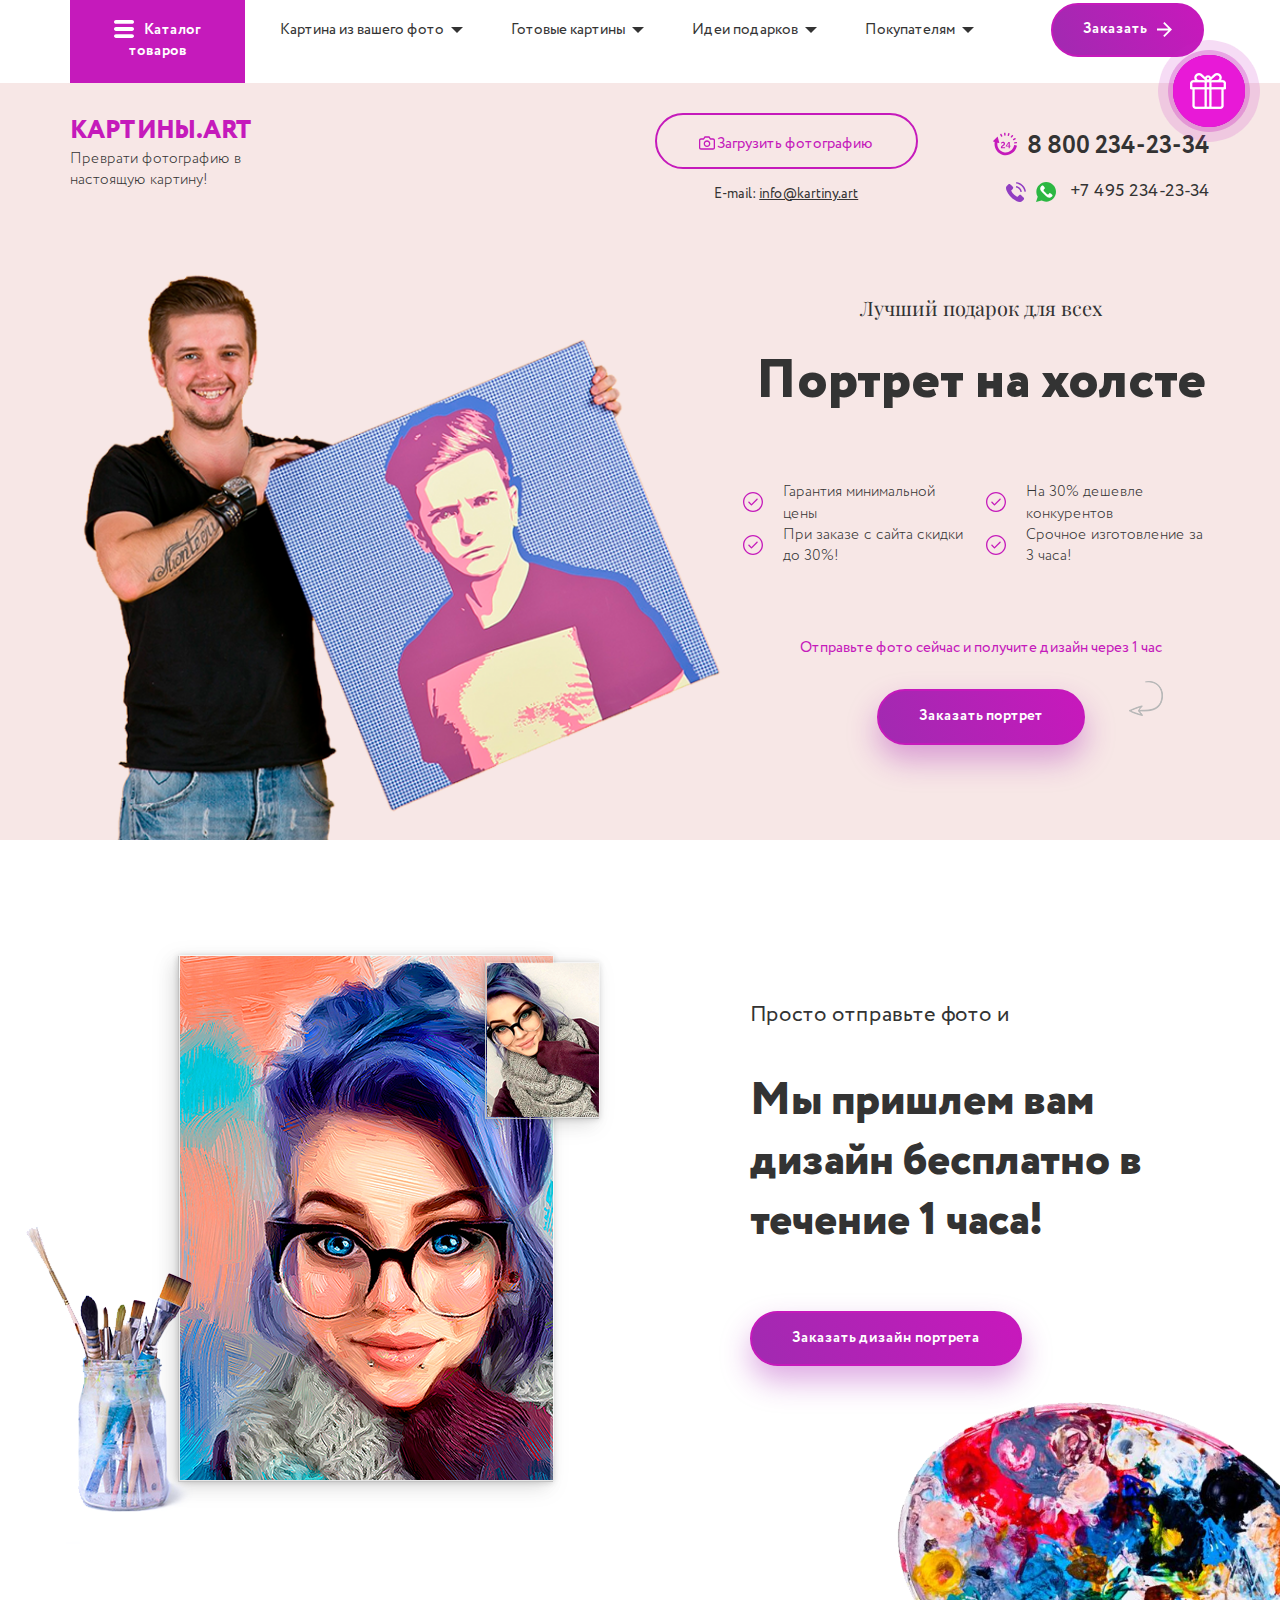
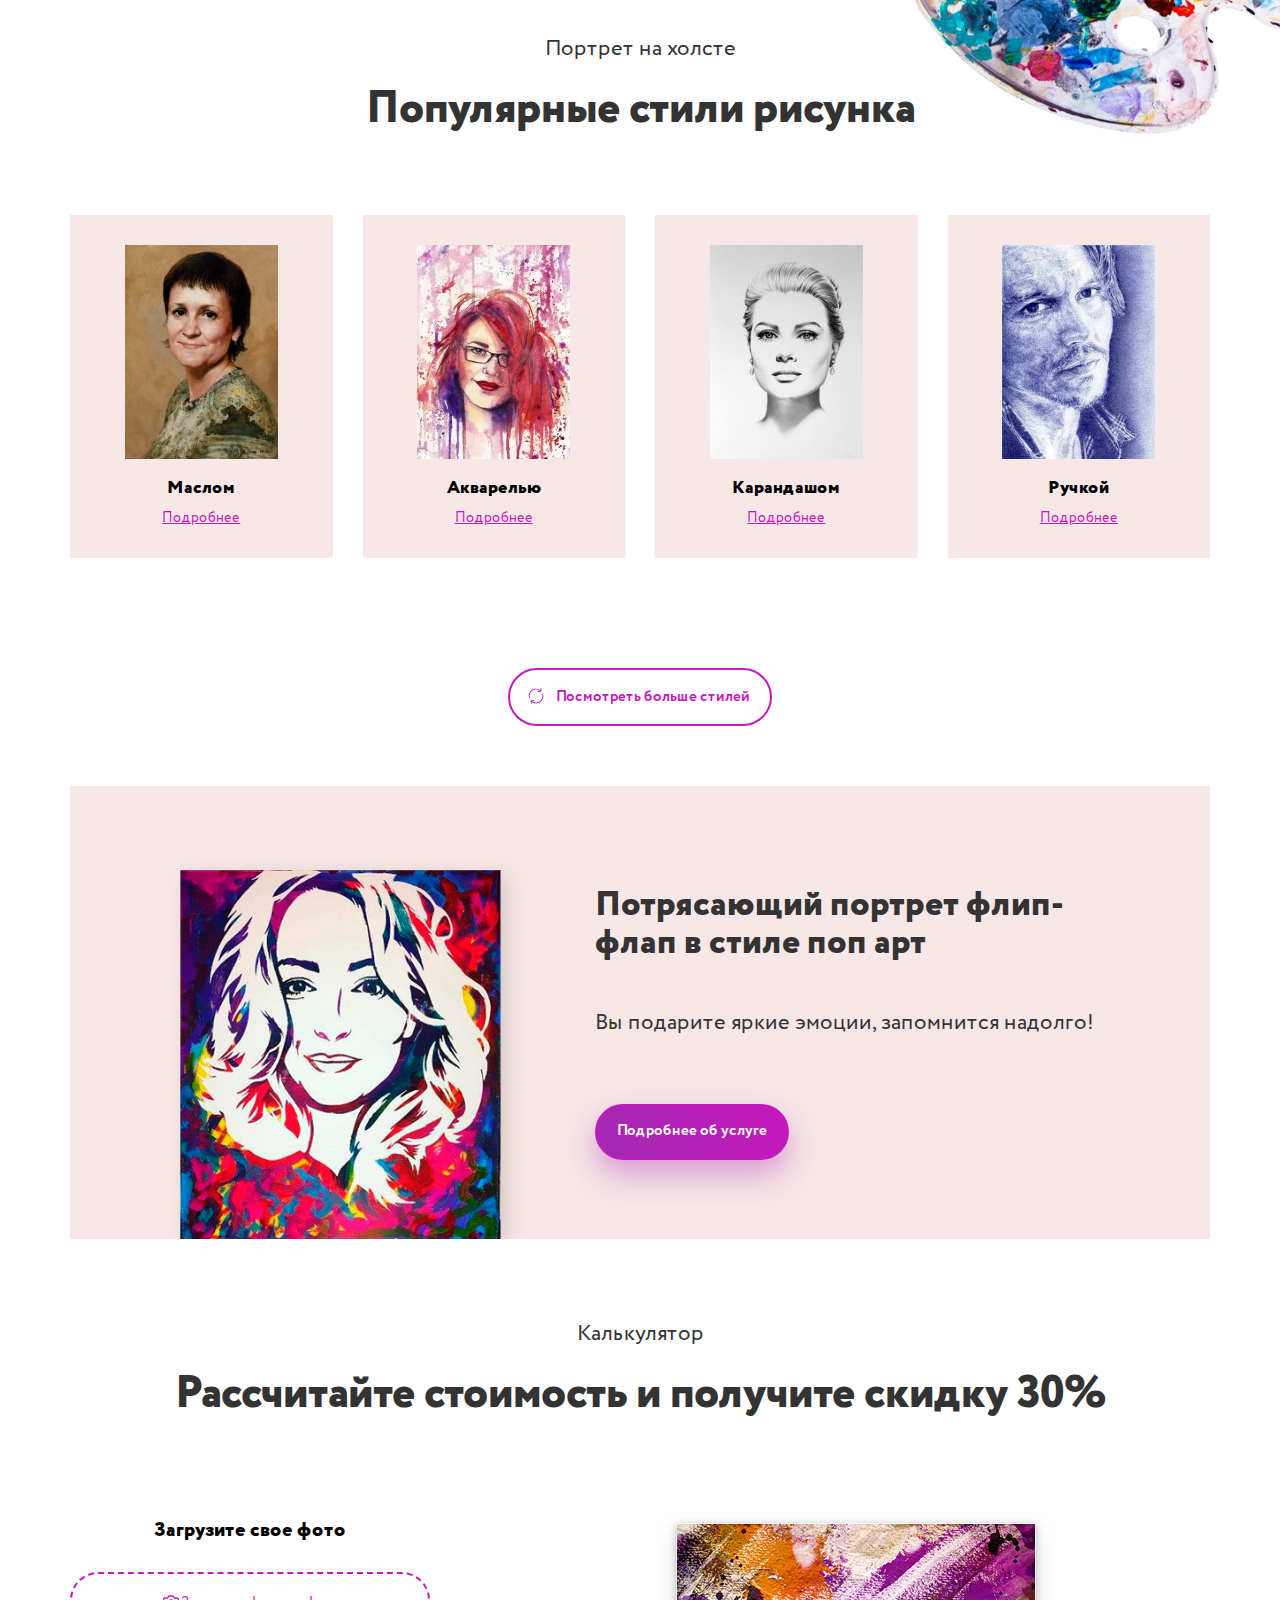
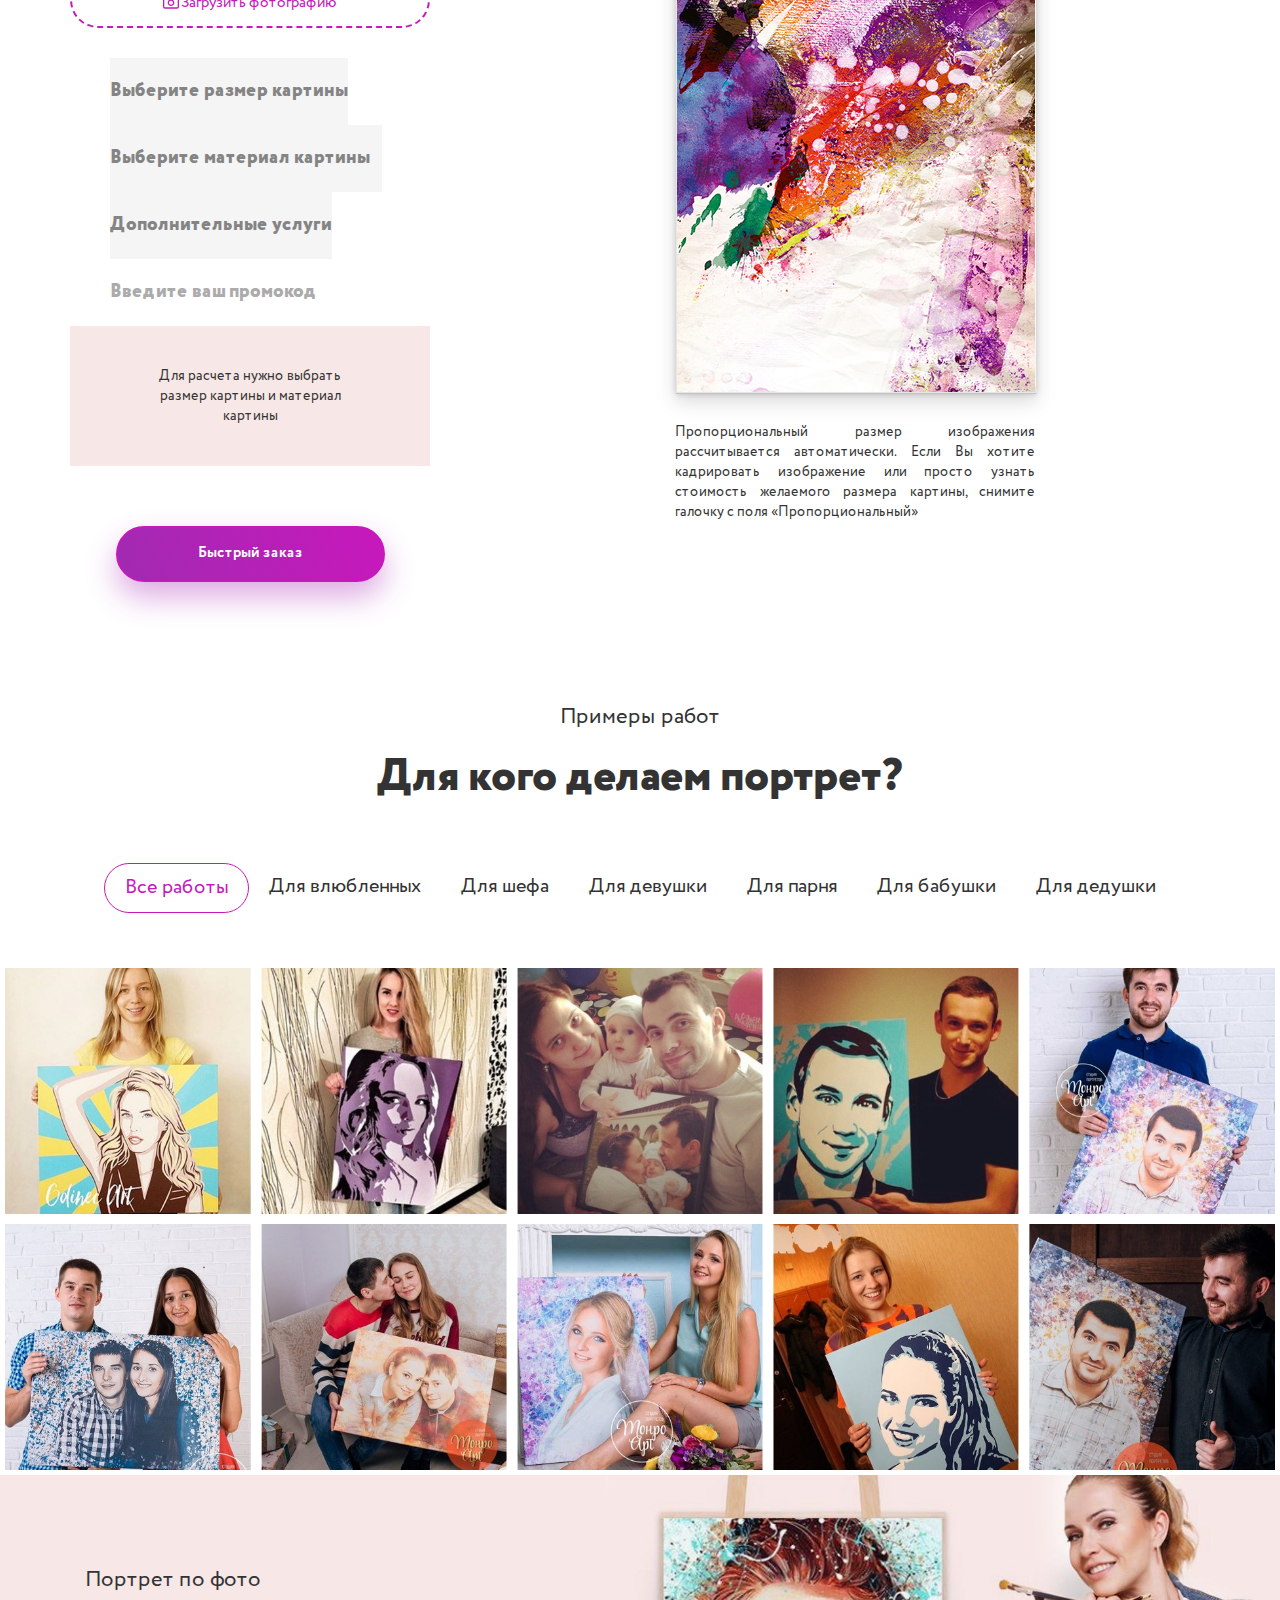
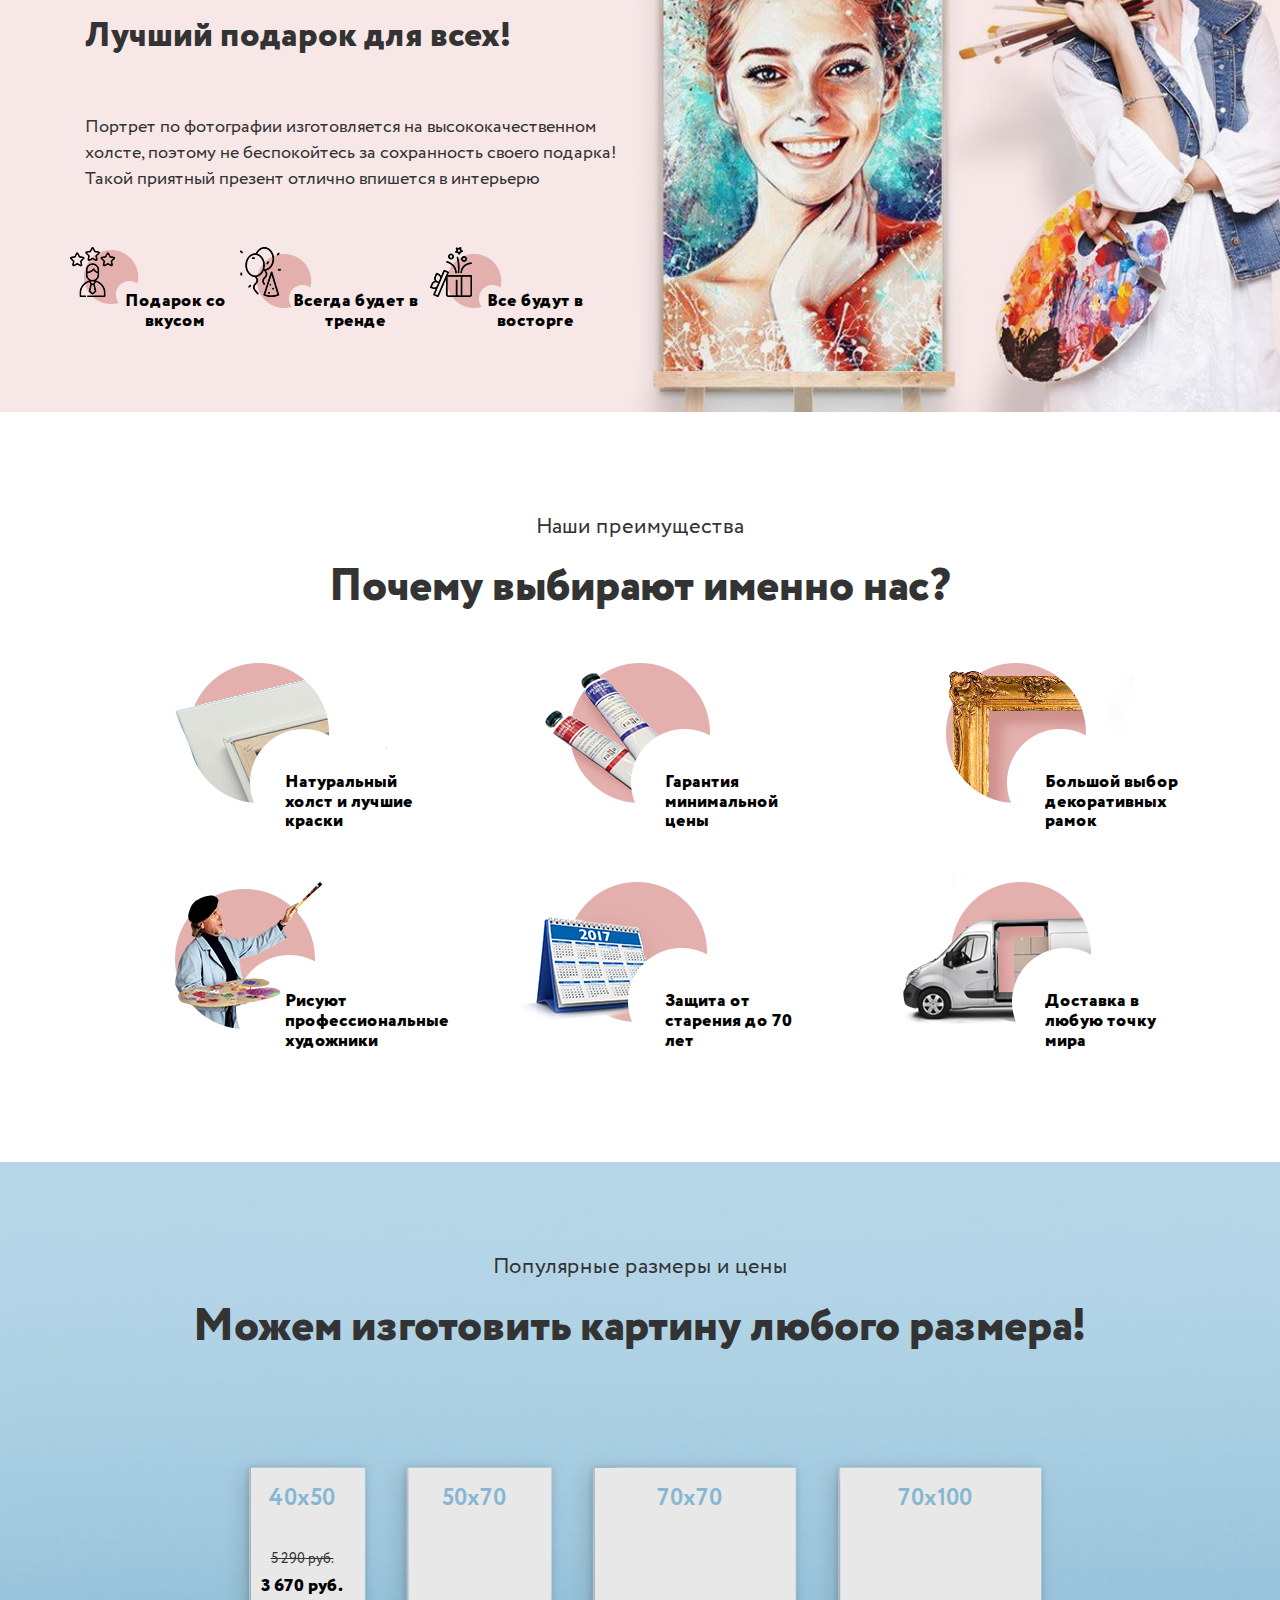
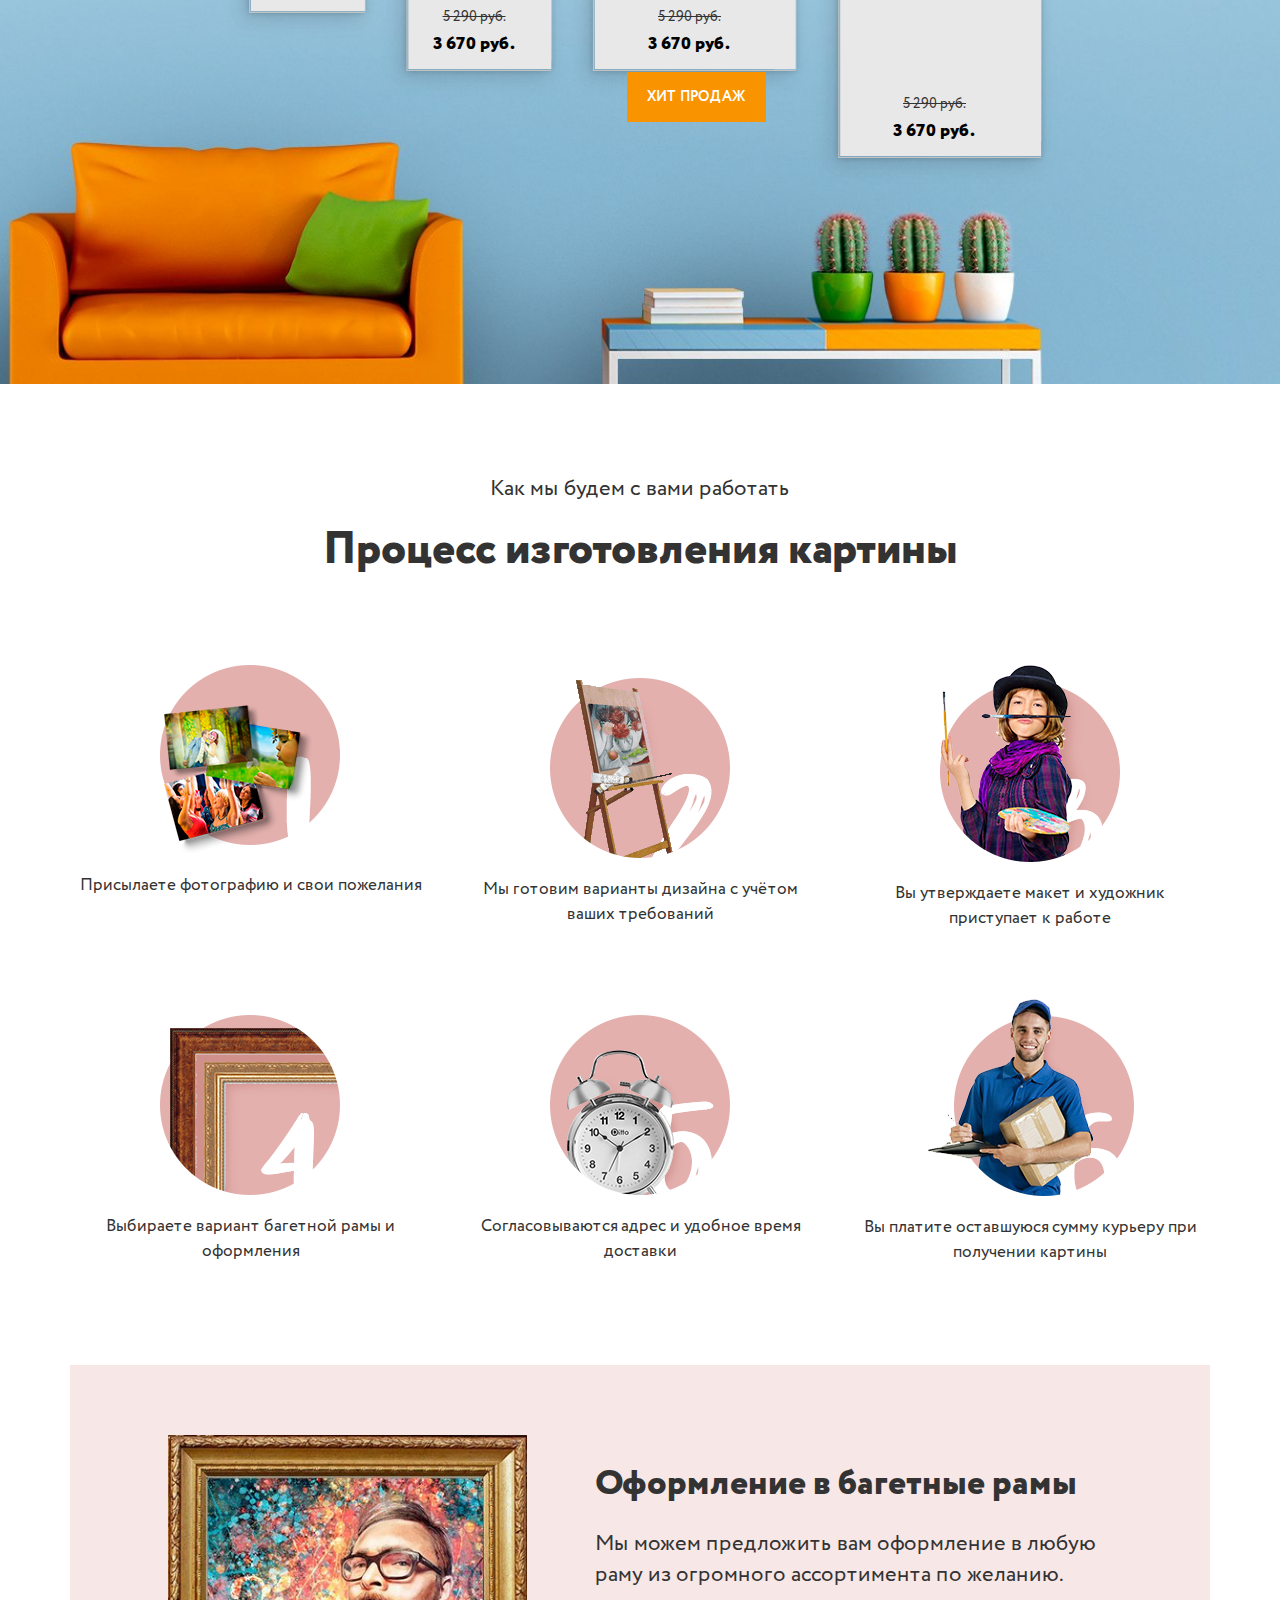
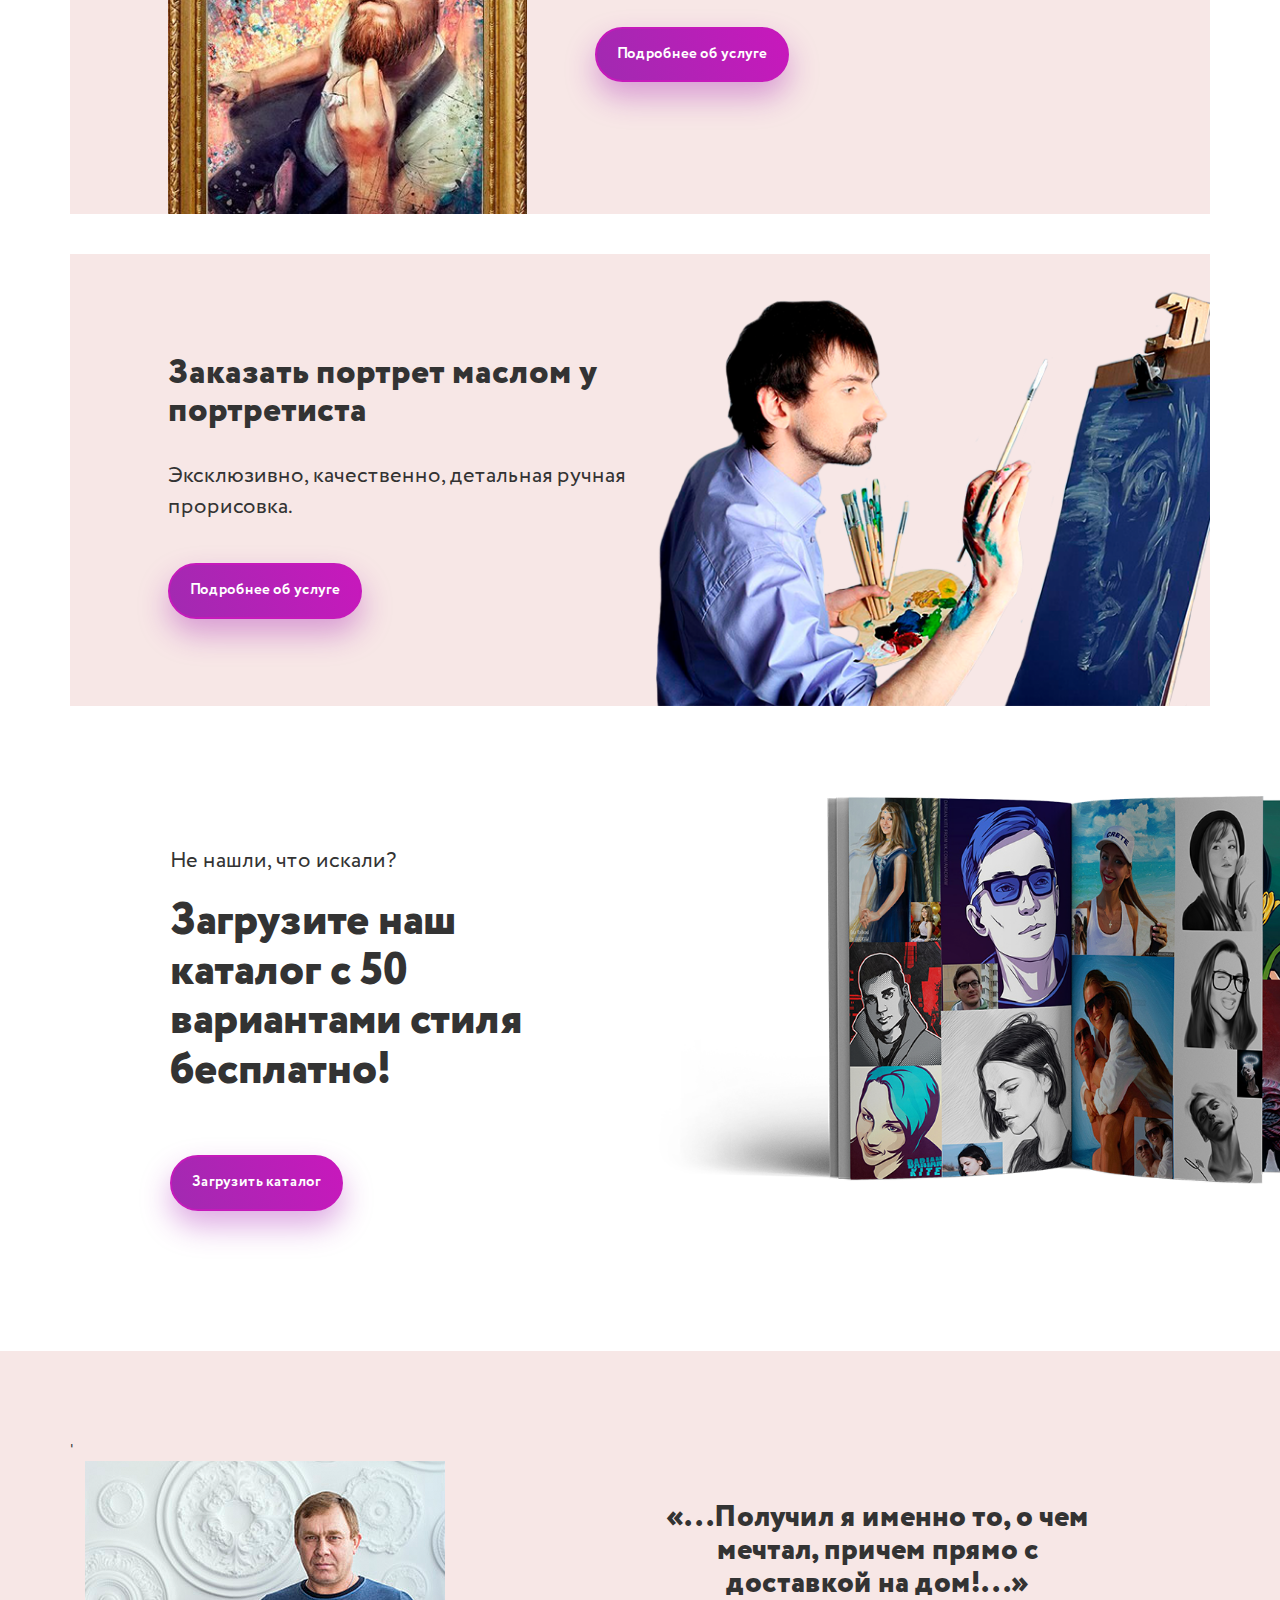
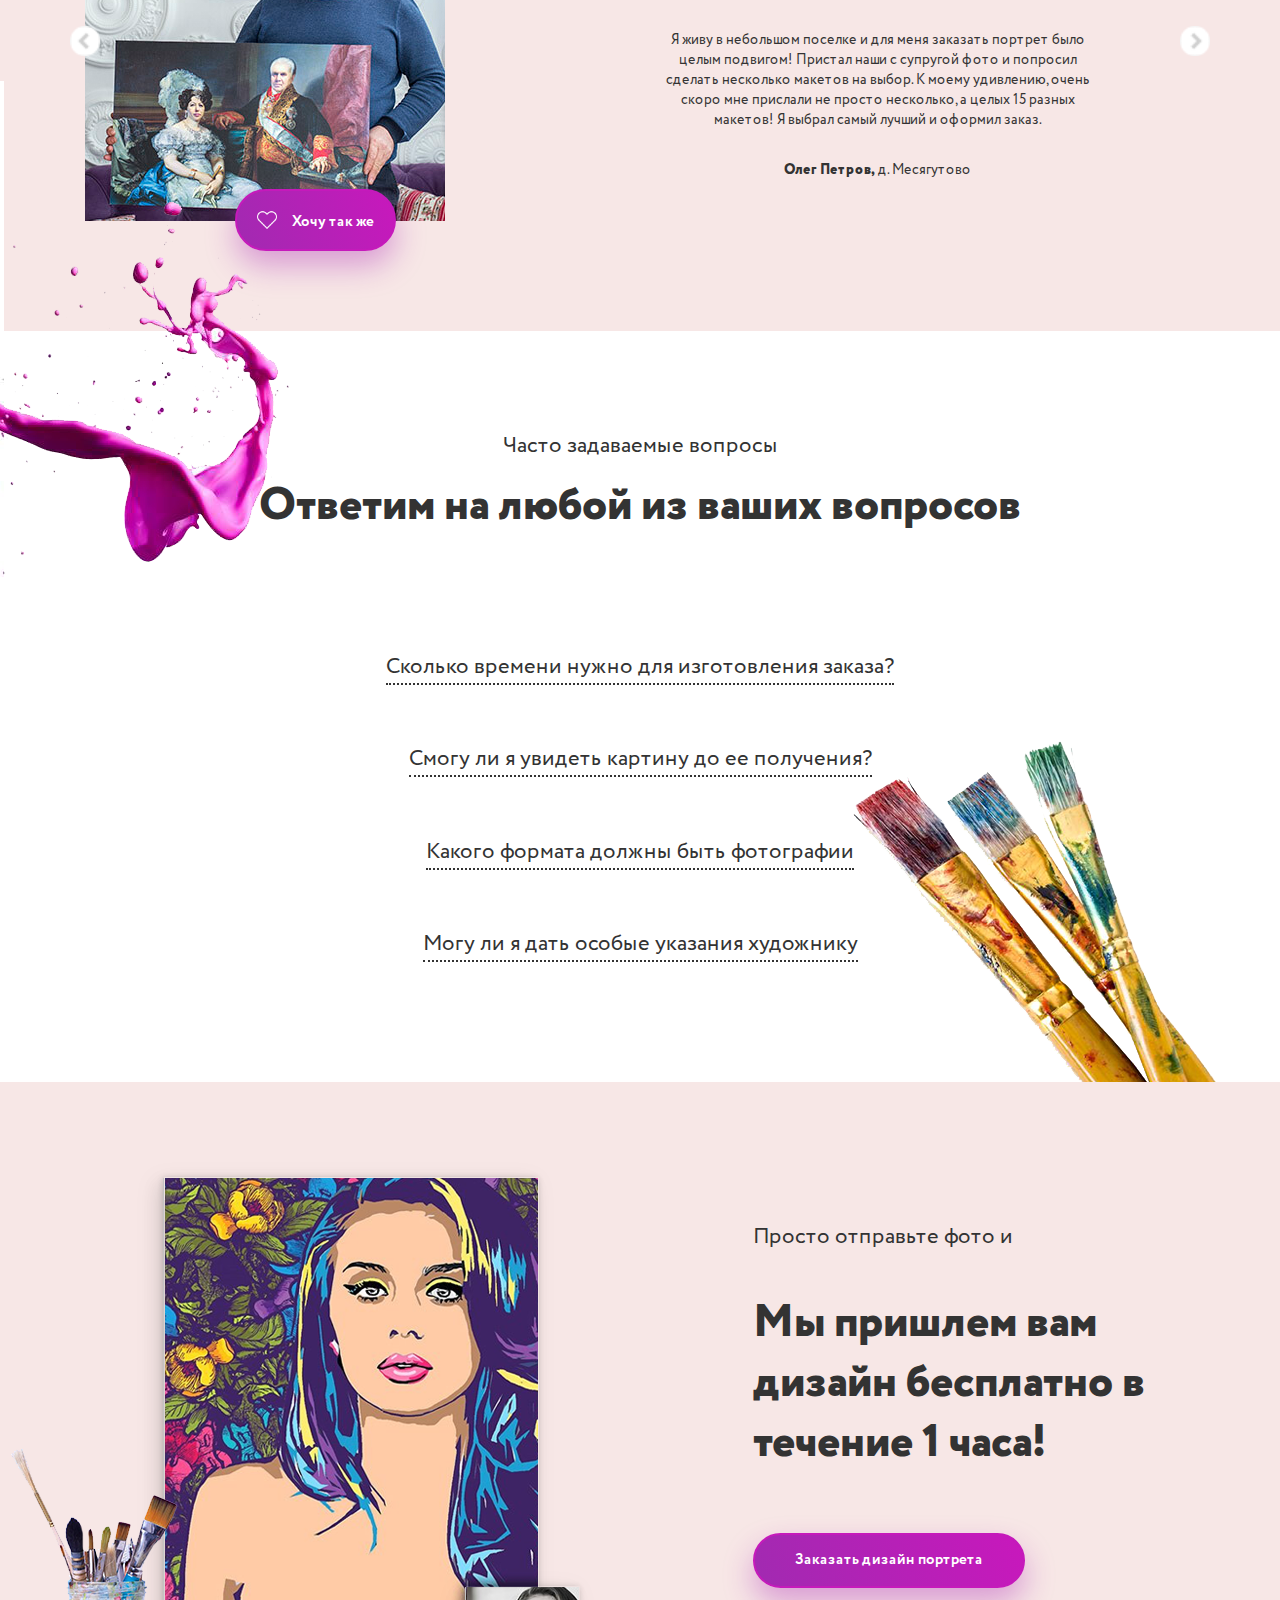
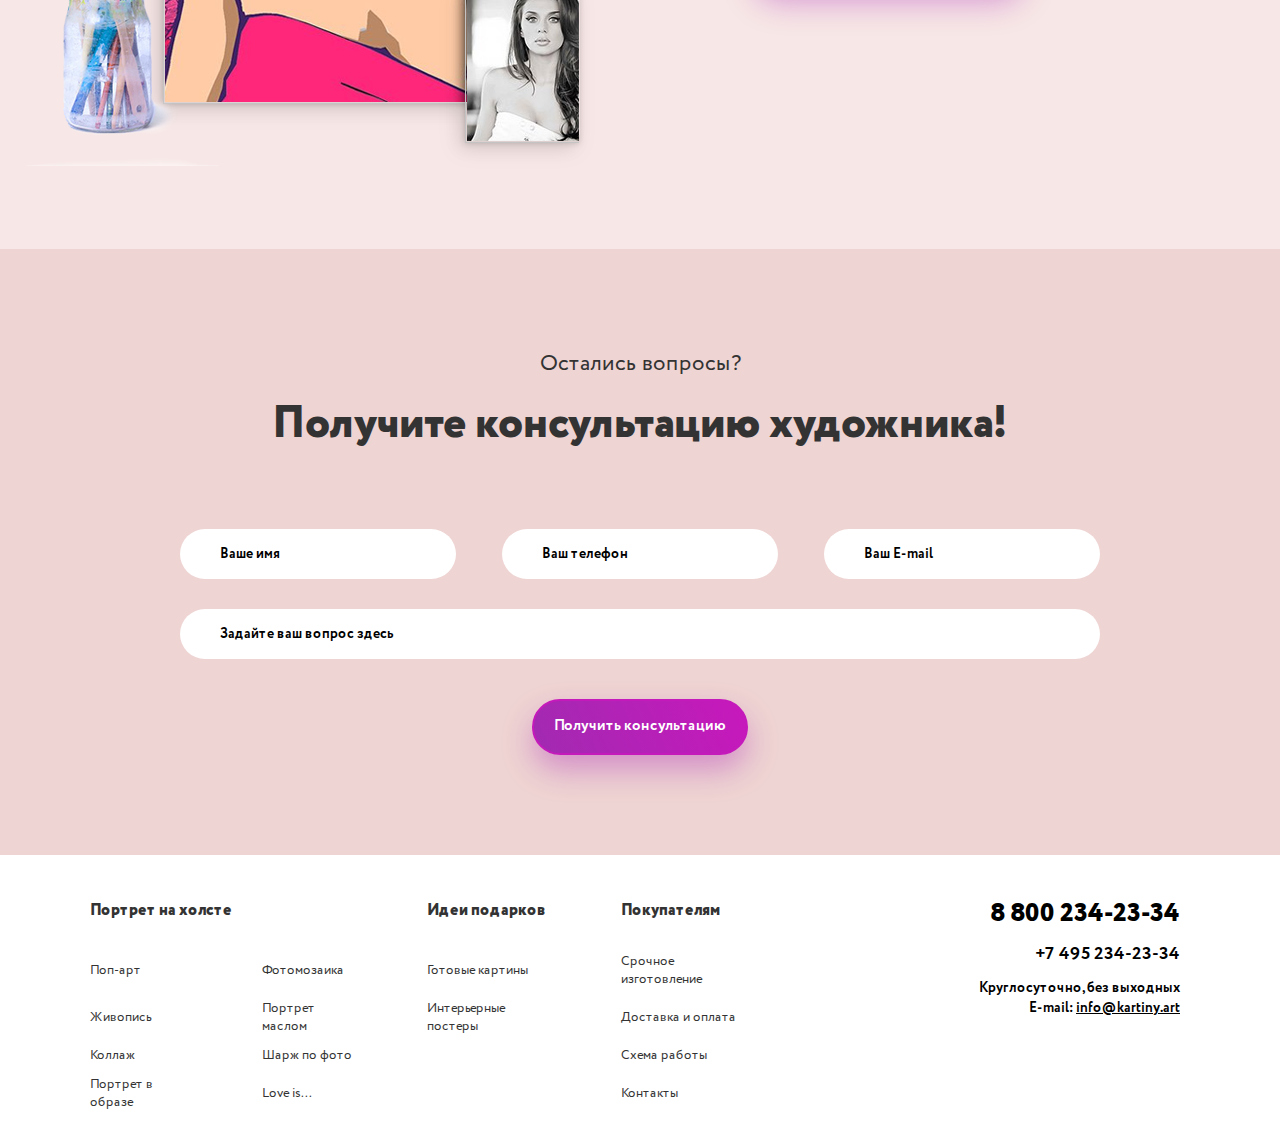
<file: index.html>
<!DOCTYPE html>
<html lang=ru>
<head>
	<meta charset=UTF-8>
	<meta name=viewport content="width=device-width, initial-scale=1">
    <title>Картины.art - портрет на холсте</title>
    <link rel=stylesheet href=assets/css/bootstrap.css>
    <link rel="stylesheet" href="assets/css/animate.css">
	<link rel=stylesheet href=assets/css/main.css>
</head>
<body>
	<img class="fixed-gift wow pulse infinite" src=assets/img/gift.png alt>
	<header id="up" class=header>
		<div class=container>
			<div class="col-md-2 col-sm-3 col-xs-6">
				<button class=burger>
					<img src=assets/img/burger.svg alt><span>Каталог товаров</span>
				</button>
				<ul class=burger-menu>
					<li>
						<a href="#">Картина из вашего фото</a>
					</li>
					<li>
						<a href="#">Готовые картины</a>
					</li>
					<li>
						<a href="#">Идеи подарков</a>
					</li>
					<li>
						<a href="#">Покупателям</a>
					</li>
				</ul>
			</div>
			<div class="col-md-8 hidden-sm hidden-xs">
				<ul class=header-menu>
					<li>
						<a href="#">Картина из вашего фото</a>
						<ul class="burger-menu header-menu-sub">
							<li><a href=#styles>Фотомозаика</a></li>
							<li><a href=#styles>Шарж по фото</a></li>
							<li><a href=#styles>Love is...</a></li>
						</ul>
					</li>
					<li>
						<a href="#">Готовые картины</a>
						<ul class="burger-menu header-menu-sub">
							<li><a href=#portfolio>Портрет</a></li>
							<li><a href=#portfolio>Живопись</a></li>
							<li><a href=#portfolio>Коллаж</a></li>
						</ul>
					</li>
					<li>
						<a href="#">Идеи подарков</a>
						<ul class="burger-menu header-menu-sub">
							<li><a href=#portfolio>Готовые картины</a></li>
							<li><a href=#portfolio>Интерьерные постеры</a></li>
						</ul>
					</li>
					<li>
						<a href="#">Покупателям</a>
						<ul class="burger-menu header-menu-sub">
							<li><a href=#often-questions>Срочное изготовление</a></li>
							<li><a href=#often-questions>Доставка и оплата</a></li>
							<li><a href=#scheme>Схема работы</a></li>
							<li><a href=#footer>Контакты</a></li>
						</ul>
					</li>
				</ul>
			</div>
			<div class="col-md-2 col-md-offset-0 col-sm-3 col-sm-offset-6 col-xs-6">
				<div class=button-wrap>
					<button class="button button-order button-design">Заказать<img src=assets/img/button-right-arrow.svg alt></button>
				</div>
			</div>
		</div>
	</header>
	<main class=main>
		<div class=container>
			<div class=row>
				<div class="col-md-3 col-sm-4 col-xs-5">
					<p class=logo>Картины.art</p>
					<p class=logo-p>Преврати фотографию в настоящую картину!</p>
				</div>
				<div class="col-md-3 col-md-offset-3 col-sm-offset-0 col-sm-4 hidden-xs">
					<div class=file_upload>
						<button type=button>Загрузить фотографию</button>
						<div>Файл не выбран</div>
						<input type=file name=upload>
					</div>
					<p class=email>E-mail: <a href=mailto:info@kartiny.art>info@kartiny.art</a></p>
				</div>
				<div class="col-md-3 col-sm-4 col-xs-7">
					<p class=phone>8 800 234-23-34</p>
					<p class=phone-whatsapp><img class=icons src=assets/img/telephone.svg alt><img class=icons src=assets/img/whatsapp.svg alt> +7 495 234-23-34</p>
				</div>
			</div>
			<div class=row>
				<div class=col-md-7>
					<div class=main-slider>
						<div class=main-slider-item>
							<img src=assets/img/main-1.png alt>
						</div>
						<div class=main-slider-item>
							<img src=assets/img/main-2.png alt>
						</div>
					</div>
				</div>
				<div class=col-md-5>
					<p class=p-heading-italic>Лучший подарок для всех</p>
					<h1 class="wow fadeInUp">Портрет на холсте</h1>
					<div class=row>
						<div class="col-md-6 col-md-offset-0 col-sm-6 col-sm-offset-3">
							<p class=main-features><img src=assets/img/checked.svg alt>Гарантия минимальной цены</p>
						</div>
						<div class="col-md-6 col-md-offset-0 col-sm-6 col-sm-offset-3">
							<p class=main-features><img src=assets/img/checked.svg alt>На 30% дешевле конкурентов</p>
						</div>
						<div class="col-md-6 col-md-offset-0 col-sm-6 col-sm-offset-3">
							<p class=main-features><img src=assets/img/checked.svg alt>При заказе с сайта скидки до 30%!</p>
						</div>
						<div class="col-md-6 col-md-offset-0 col-sm-6 col-sm-offset-3">
							<p class=main-features><img src=assets/img/checked.svg alt>Срочное изготовление за 3 часа!</p>
						</div>
					</div>
					<p class=p-button>Отправьте фото сейчас и получите дизайн через 1 час</p>
					<button class="button button-order button-design"><img class=button-order-img src=assets/img/button-arrow.png alt>Заказать портрет</button>
				</div>
			</div>
		</div>
	</main>
	<section class=promo>
		<div class=container>
			<div class=col-md-7>
				<img class=promo-img src=assets/img/promo-1.png alt>
			</div>
			<div class=col-md-5>
				<p>Просто отправьте фото и</p>
				<h2 class="wow fadeInUp">Мы пришлем вам дизайн бесплатно в течение 1 часа!</h2>
				<button class="button button-order button-design">Заказать дизайн портрета</button>
			</div>
		</div>
		<img class=palette src=assets/img/palette.png alt>
	</section>
	<section class=styles id=styles>
		<div class=container>
			<p class=p-heading>Портрет на холсте</p>
			<h2>Популярные стили рисунка</h2>
			<div class=row>
				<div class="col-sm-3 col-sm-offset-0 col-xs-10 col-xs-offset-1">
					<div class=styles-block>
						<img src=assets/img/styles-1.jpg alt>
						<h4>Маслом</h4>
						<a href="#">Подробнее</a>
					</div>
				</div>
				<div class="col-sm-3 col-sm-offset-0 col-xs-10 col-xs-offset-1">
					<div class=styles-block>
						<img src=assets/img/styles-2.jpg alt>
						<h4>Акварелью</h4>
						<a href="#">Подробнее</a>
					</div>
				</div>
				<div class="col-sm-3 col-sm-offset-0 col-xs-10 col-xs-offset-1">
					<div class=styles-block>
						<img src=assets/img/styles-3.jpg alt>
						<h4>Карандашом</h4>
						<a href="#">Подробнее</a>
					</div>
				</div>
				<div class="col-sm-3 col-sm-offset-0 col-xs-10 col-xs-offset-1">
					<div class=styles-block>
						<img src=assets/img/styles-4.jpg alt>
						<h4>Ручкой</h4>
						<a href="#">Подробнее</a>
					</div>
				</div>
			</div>
			<button class="button button-transparent button-styles">Посмотреть больше стилей</button>
		</div>
		<img class=paints src=assets/img/paints.png alt>
	</section>
	<section class="card card-1 wow fadeIn">
		<div class=container>
			<div class=card-block>
				<div class=row>
					<div class="col-md-4 col-md-offset-1 col-sm-4 col-sm-offset-1">
						<img src=assets/img/card-1.png alt>
					</div>
					<div class="col-md-5 col-md-offset-1 col-sm-5 col-sm-offset-1">
						<div class=card-block-text>
							<h3>Потрясающий портрет флип-флап в стиле поп арт</h3>
							<p class=p-heading>Вы подарите яркие эмоции, запомнится надолго!</p>
							<button class="button button-order button-consultation  wow zoomIn">Подробнее об услуге</button>
						</div>
					</div>
				</div>
			</div>
		</div>
	</section>
	<section class=calc>
		<div class=container>
			<p class=p-heading>Калькулятор</p>
			<h2>Рассчитайте стоимость и получите скидку 30%</h2>
			<div class=row>
				<div class="col-md-4 col-offset-1">
					<form class='form calc_form' action=# method=POST enctype=multipart/form-data>
						<h4>Загрузите свое фото</h4>
						<div class=file_upload>
							<button type=button>Загрузить фотографию</button>
							<div>Файл не выбран</div>
							<input type=file name=upload>
						</div>
						<select id=size>
							<option value>Выберите размер картины</option>
							<option value="500" >40x50</option>
							<option value="1500" >50x70</option>
							<option value="2500" >70x70</option>
							<option value="3500" >70x100</option>
						</select>
						<select id=material>
							<option value>Выберите материал картины</option>
							<option value="1" title="Изящный, позволяет легко создавать текстуру, подходит для декоративных картин маслом.">Холст из волокна</option>
							<option value="1.2" title="Достаточно грубый и создает ощущение реальности, подходит для классических пейзажей, натюрмортов и портретов.">Льняной холст</option>
							<option value="1.5" title="Изящный, подходит для всех типов реалистичных портретов.">Холст из натурального хлопка</option>
						</select>
						<select id=options>
							<option value="0" >Дополнительные услуги</option>
							<option value="1000" >Покрытие арт-гелем</option>
							<option value="2000" >Экспресс-изготовление</option>
							<option value="500" >Доставка готовых работ </option>
						</select>
						<input type="text" class="promocode" placeholder="Введите ваш промокод">
						<div class=calc-price>Для расчета нужно выбрать размер картины и материал картины</div>
						<button class="button button-order">Быстрый заказ</button>
					</form>
				</div>
				<div class="col-md-4 col-md-offset-2 hidden-sm hidden-xs">
					<img src=assets/img/calc-1.png alt>
					<p class=calc-text>Пропорциональный размер изображения рассчитывается автоматически. Если Вы хотите кадрировать изображение или просто узнать стоимость желаемого размера картины, снимите галочку с поля «Пропорциональный»</p>
				</div>
			</div>
		</div>
	</section>
	<section class=portfolio id=portfolio>
		<div class=container>
			<div class=p-heading>Примеры работ</div>
			<h2>Для кого делаем портрет?</h2>
			<ul class=portfolio-menu>
				<li class="all active">Все работы</li>
				<li class=lovers>Для влюбленных</li>
				<li class=chef>Для шефа</li>
				<li class=girl>Для девушки</li>
				<li class=guy>Для парня</li>
				<li class=grandmother>Для бабушки</li>
				<li class=granddad>Для дедушки</li>
			</ul>
		</div>
		<div class=portfolio-wrapper>
			<div class="portfolio-block all girl">
				<img src=assets/img/portfolio-1.jpg alt>
			</div>
			<div class="portfolio-block all girl">
				<img src=assets/img/portfolio-2.jpg alt>
			</div>
			<div class="portfolio-block all lovers">
				<img src=assets/img/portfolio-3.jpg alt>
			</div>
			<div class="portfolio-block all guy">
				<img src=assets/img/portfolio-4.jpg alt>
			</div>
			<div class="portfolio-block all chef">
				<img src=assets/img/portfolio-5.jpg alt>
			</div>
			<div class="portfolio-block all lovers">
				<img src=assets/img/portfolio-6.jpg alt>
			</div>
			<div class="portfolio-block all lovers">
				<img src=assets/img/portfolio-7.jpg alt>
			</div>
			<div class="portfolio-block all girl">
				<img src=assets/img/portfolio-8.jpg alt>
			</div>
			<div class="portfolio-block all girl">
				<img src=assets/img/portfolio-9.jpg alt>
			</div>
			<div class="portfolio-block all chef">
				<img src=assets/img/portfolio-10.jpg alt>
			</div>
		</div>
		<div class=container>
			<p class=portfolio-no>Таких портретов мы еще не делали, хотите быть первыми?</p>
		</div>
	</section>
	<section class=gift>
		<div class=container>
			<div class=col-md-6>
				<p class=p-heading>Портрет по фото</p>
				<h3>Лучший подарок для всех!</h3>
				<p class=gift-text>Портрет по фотографии изготовляется на высококачественном холсте, поэтому не беспокойтесь за сохранность своего подарка! Такой приятный презент отлично впишется в интерьерю</p>
				<div class=gift-features>
					<div class=col-sm-4>
						<h4 class="wow swing" data-wow-delay="0.2s"><img class=gift-img-1 src=assets/img/gift-1.png alt>Подарок со вкусом</h4>
					</div>
					<div class=col-sm-4>
						<h4 class="wow swing" data-wow-delay="0.4s"><img class=gift-img-2 src=assets/img/gift-2.png alt>Всегда будет в тренде</h4>
					</div>
					<div class=col-sm-4>
						<h4 class="wow swing" data-wow-delay="0.6s"><img class=gift-img-3 src=assets/img/gift-3.png alt>Все будут в восторге</h4>
					</div>
				</div>
			</div>
		</div>
	</section>
	<section class=features>
		<div class=container>
			<p class=p-heading>Наши преимущества</p>
			<h2>Почему выбирают именно нас?</h2>
			<div class="col-md-4 col-sm-6 wow rotateIn" data-wow-delay="0.1s">
				<h4><img class=features-img-1 src=assets/img/features-1.png alt>Натуральный холст и лучшие краски</h4>
			</div>
			<div class="col-md-4 col-sm-6  wow rotateIn" data-wow-delay="0.2s">
				<h4><img class=features-img-2 src=assets/img/features-2.png alt>Гарантия минимальной цены</h4>
			</div>
			<div class="col-md-4 col-sm-6  wow rotateIn" data-wow-delay="0.3s">
				<h4><img class=features-img-3 src=assets/img/features-3.png alt>Большой выбор декоративных рамок</h4>
			</div>
			<div class="col-md-4 col-sm-6  wow rotateIn" data-wow-delay="0.4s">
				<h4><img class=features-img-4 src=assets/img/features-4.png alt>Рисуют профессиональные художники</h4>
			</div>
			<div class="col-md-4 col-sm-6  wow rotateIn" data-wow-delay="0.5s">
				<h4><img class=features-img-5 src=assets/img/features-5.png alt>Защита от старения до 70 лет</h4>
			</div>
			<div class="col-md-4 col-sm-6  wow rotateIn" data-wow-delay="0.6s">
				<h4><img class=features-img-6 src=assets/img/features-6.png alt>Доставка в любую точку мира</h4>
			</div>
		</div>
	</section>
	<section class=sizes>
		<div class=container>
			<div class=p-heading>Популярные размеры и цены</div>
			<h2>Можем изготовить картину любого размера!</h2>
			<div class="col-md-10 col-md-offset-1 col-xs-12 col-xs-offset-0">
				<div class=sizes-wrapper>
					<div class=sizes-block>
						<img class=size-1 src=assets/img/sizes-1.png alt>
						<p class=size>40x50</p>
						<p class=starting-price>5 290 руб.</p>
						<p class=final-price>3 670 руб.</p>
					</div>
					<div class=sizes-block>
						<img class=size-2 src=assets/img/sizes-2.png alt>
						<p class=size>50x70</p>
						<p class=starting-price>5 290 руб.</p>
						<p class=final-price>3 670 руб.</p>
					</div>
					<div class=sizes-block>
						<img class=size-3 src=assets/img/sizes-3.png alt>
						<p class=size>70x70</p>
						<p class=starting-price>5 290 руб.</p>
						<p class=final-price>3 670 руб.</p>
						<p class=sizes-hit>Хит продаж</p>
					</div>
					<div class=sizes-block>
						<img class=size-4 src=assets/img/sizes-4.png alt>
						<p class=size>70x100</p>
						<p class=starting-price>5 290 руб.</p>
						<p class=final-price>3 670 руб.</p>
					</div>
				</div>
			</div>
		</div>
	</section>
	<section class=scheme id=scheme>
		<div class=container>
			<p class=p-heading>Как мы будем с вами работать</p>
			<h2>Процесс изготовления картины</h2>
			<div class=row>
				<div class="col-md-4 col-sm-6 col-xs-12">
					<div class=scheme-block>
						<img src=assets/img/scheme-1.png alt>
						<p>Присылаете фотографию и свои пожелания</p>
					</div>
				</div>
				<div class="col-md-4 col-sm-6 col-xs-12">
					<div class=scheme-block style="position: relative; top: 1.3rem;">
						<img src=assets/img/scheme-2.png alt>
						<p>Мы готовим варианты дизайна с учётом ваших требований</p>
					</div>
				</div>
				<div class="col-md-4 col-sm-6 col-xs-12">
					<div class=scheme-block>
						<img src=assets/img/scheme-3.png alt>
						<p>Вы утверждаете макет и художник приступает к работе</p>
					</div>
				</div>
				<div class="col-md-4 col-sm-6 col-xs-12">
					<div class=scheme-block>
						<img src=assets/img/scheme-4.png alt>
						<p>Выбираете вариант багетной рамы и оформления</p>
					</div>
				</div>
				<div class="col-md-4 col-sm-6 col-xs-12">
					<div class=scheme-block>
						<img src=assets/img/scheme-5.png alt>
						<p>Согласовываются адрес и удобное время доставки</p>
					</div>
				</div>
				<div class="col-md-4 col-sm-6 col-xs-12">
					<div class=scheme-block style="position: relative; top: -1.6rem;">
						<img src=assets/img/scheme-6.png alt>
						<p>Вы платите оставшуюся сумму курьеру при получении картины</p>
					</div>
				</div>
			</div>
		</div>
	</section>
	<section class="card card-2 wow fadeIn">
		<div class=container>
			<div class=card-block>
				<div class=row>
					<div class="col-md-4 col-md-offset-1 col-sm-4 col-sm-offset-1">
						<img src=assets/img/card-2.jpg alt>
					</div>
					<div class="col-md-5 col-md-offset-1 col-sm-5 col-sm-offset-1">
						<div class=card-block-text>
							<h3>Оформление в багетные рамы</h3>
							<p class=p-heading>Мы можем предложить вам оформление в любую раму из огромного ассортимента по желанию.</p>
							<button class="button button-order button-consultation wow zoomIn">Подробнее об услуге</button>
						</div>
					</div>
				</div>
			</div>
		</div>
	</section>
	<section class="card card-3 wow fadeIn">
		<div class=container>
			<div class=card-block>
				<div class=row>
					<div class="col-md-5 col-md-offset-1 col-sm-5 col-sm-offset-1">
						<div class=card-block-text>
							<h3>Заказать портрет маслом у портретиста</h3>
							<p class=p-heading>Эксклюзивно, качественно, детальная ручная прорисовка.</p>
							<button class="button button-order button-consultation zoomIn">Подробнее об услуге</button>
						</div>
					</div>
					<div class="col-md-6 col-sm-6">
						<img src=assets/img/card-3.png alt>
					</div>
				</div>
			</div>
		</div>
	</section>
	<section class=promo-2>
		<div class=container>
			<div class=row>
				<div class=col-md-5>
					<div class=promo-2-block>
						<p class=p-heading>Не нашли, что искали?</p>
						<h2 class="wow fadeInUp">Загрузите наш каталог с 50 вариантами стиля бесплатно!</h2>
						<button class="button button-order">Загрузить каталог</button>
					</div>
				</div>
				<div class=col-md-7><img src=assets/img/promo-2.png alt></div>
			</div>
		</div>
	</section>
	<div class=feedback>
		<div class=container>
			<div class=feedback-slider style="position:relative; height: 400px;">
				<button class="main-slider-btn main-prev-btn">
					<img src="assets/img/left-arr.png" alt="left">
				</button>'
				<button class="main-slider-btn main-next-btn">
					<img src="assets/img/right-arr.png" alt="right">
				</button>
				<div class=feedback-slider-item>
					<div class=col-sm-5>
						<div class=feedback-block>
							<img src=assets/img/feedback-1.png alt>
							<button class="button button-order button-design">Хочу так же</button>
						</div>
					</div>
					<div class="col-sm-5 col-sm-offset-1">
						<p class=feedback-heading>«...Получил я именно то, о чем мечтал, причем прямо с доставкой на дом!...»</p>
						<p class=feedback-text>Я живу в небольшом поселке и для меня заказать портрет было целым подвигом! Пристал наши с супругой фото и попросил сделать несколько макетов на выбор. К моему удивлению, очень скоро мне прислали не просто несколько, а целых 15 разных макетов! Я выбрал самый лучший и оформил заказ.</p>
						<p class=feedback-signature><span>Олег Петров,</span> д. Месягутово</p>
					</div>
				</div>
				<div class=feedback-slider-item>
					<div class=col-sm-5>
						<div class=feedback-block>
							<img src=assets/img/feedback-2.jpg alt>
							<button class="button button-order button-design">Хочу так же</button>
						</div>
					</div>
					<div class="col-sm-5 col-sm-offset-1">
						<p class=feedback-heading>«...Я в восторге! Не думала, что портрет может быть настолько красивым!...»</p>
						<p class=feedback-text>Подруге муж подарил портрет, и мне тоже захотелось заказать. Из всех макетов этот сразу запал в душу! И отлично вписывется в интерьер моей гостинной. Теперь он висит тут на почетном месте, и я каждый раз любую им. Всем моим родным тоже очень понравился!</p>
						<p class=feedback-signature><span>Ирина Антонова,</span> г. Кисловодск</p>
					</div>
				</div>
				<div class=feedback-slider-item>
					<div class=col-sm-5>
						<div class=feedback-block>
							<img src=assets/img/feedback-3.jpg alt>
							<button class="button button-order button-design">Хочу так же</button>
						</div>
					</div>
					<div class="col-sm-5 col-sm-offset-1">
						<p class=feedback-heading>«...Неожиданный подарок на день рождения от друзей...»</p>
						<p class=feedback-text>Хочу поделиться впечатлениями от полученного вчера подарка. Классная работа, выполненная, натуральными красками! Я как человек педантичный, люблю мелочи, для меня они очень важны, и здесь они прикольно сделаны – часы нарисовали, свитерок мой любимый, маечка с резиночкой. Очень позитивный шарж, сделанный по моей фотографии.</p>
						<p class=feedback-signature><span>Нарек Маргарян,</span> г. Великие Луки</p>
					</div>
				</div>
			</div>
		</div>
	</div>
	<section class=often-questions id=often-questions>
		<div class=container>
			<img class=spirt src=assets/img/spirt.png alt>
			<p class=p-heading>Часто задаваемые вопросы</p>
			<h2>Ответим на любой из ваших вопросов</h2>
			<div id=accordion>
				<p class="accordion-heading col-md-8 col-md-offset-2"><span>Сколько времени нужно для изготовления заказа?</span></p>
				<div class="col-md-8 col-md-offset-2 accordion-block">
					<p>
						Время выполнения заказа зависит от трех факторов: сложности картины, стиля написания и размера. Среднее время выполнения заказа составляет 7 дней без учета времени на доставку. В ряде случаев по желанию заказчика можно уменьшить срок до 5 дней.<br><br>Примечание: Если Вы решите что-то изменить в картине, внести коррективы - это может занять дополнительное время, которое не учитывается при оговоренном сроке выполнения.
					</p>
				</div>
				<p class="accordion-heading col-md-8 col-md-offset-2"><span>Смогу ли я увидеть картину до ее получения?</span></p>
				<div class="col-md-8 col-md-offset-2 accordion-block">
					<p>
						Да. По готовности, мы отправляем по электронной почте цифровое фото Вашей картины, для того, чтобы Вы смогли, при необходимости внести свои корректировки и пожелания, если таковые будут. Вы также сможете увидеть картину "вживую" в нашем салоне. Сообщите об этом Вашему менеджеру.
					</p>
				</div>
				<p class="accordion-heading col-md-8 col-md-offset-2"><span>Какого формата должны быть фотографии</span></p>
				<div class="col-md-8 col-md-offset-2 accordion-block">
					<p>
						Мы работаем со всеми известными форматами изображений! Через сайт вы можете загрузить JPEG, TIFF, PNG размером до 50 мегабайт. Вы должны обладать авторскими правами или иметь разрешение на использование изображения. Если у Вас другой формат изображения (RAW, PDF), то вы можете воспользоваться FTP загрузчиком. Если вы хотите сделать фото из бумажной фотографии (не цифровой), пришлите его нам, мы отсканируем, обработаем и вернем фото вместе с вашим заказом!
					</p>
				</div>
				<p class="accordion-heading col-md-8 col-md-offset-2"><span>Могу ли я дать особые указания художнику</span></p>
				<div class="col-md-8 col-md-offset-2 accordion-block">
					<p>
						Когда вы размещаете свой заказ на сайте, вы можете добавить свои комментарии в специальном текстовом поле. Вы также можете: объединить объекты с разных фото в одно или удалить объекты с фото, можете поменять задний фон, поменять одежду, наряды, сделать цветную картину с черно-белого фото, а также заказать картину с поврежденного или старого фото.
					</p>
				</div>
			</div>
			<img class=brushes src=assets/img/brushes.png alt>
		</div>
	</section>
	<section class="promo promo-3">
		<div class=container>
			<div class=row>
				<div class=col-md-7>
					<img class=promo-img src=assets/img/promo-3.png alt>
				</div>
				<div class=col-md-5>
					<p>Просто отправьте фото и</p>
					<h2 class="wow fadeInUp">Мы пришлем вам дизайн бесплатно в течение 1 часа!</h2>
					<button class="button button-order button-design">Заказать дизайн портрета</button>
				</div>
			</div>
		</div>
	</section>
	<section class=consultation>
		<div class=container>
			<p class=p-heading>Остались вопросы?</p>
			<h2>Получите консультацию художника!</h2>
			<div class="col-md-10 col-md-offset-1">
				<form action=# method=POST>
					<div class=input-wrapper>
						<input type=text name=name placeholder="Ваше имя" required>
						<input type=text name=phone placeholder="Ваш телефон" required>
						<input type=text name=email placeholder="Ваш E-mail">
						<input class=input-text name=message type=text placeholder="Задайте ваш вопрос здесь" required>
					</div>
					<button class="button button-order">Получить консультацию</button>
				</form>
			</div>
		</div>
	</section>
	<footer class=footer id=footer>
		<div class=container>
			<div class="col-md-8 hidden-sm hidden-xs">
				<table>
					<tr>
						<th colspan=2>Портрет на холсте</th>
						<th>Идеи подарков</th>
						<th>Покупателям</th>
					</tr>
					<tr>
						<td>Поп-арт</td>
						<td>Фотомозаика</td>
						<td>Готовые картины</td>
						<td>Срочное изготовление</td>
					</tr>
					<tr>
						<td>Живопись</td>
						<td>Портрет маслом</td>
						<td>Интерьерные постеры</td>
						<td>Доставка и оплата</td>
					</tr>
					<tr>
						<td>Коллаж</td>
						<td>Шарж по фото</td>
						<td></td>
						<td>Схема работы</td>
					</tr>
					<tr>
						<td>Портрет в образе</td>
						<td>Love is...</td>
						<td></td>
						<td>Контакты</td>
					</tr>
				</table>
			</div>
			<div class="col-md-3 col-md-offset-1 col-sm-12">
				<div class="col-md-12 col-sm-4 col-xs-12">
					<p class=phone>8 800 234-23-34</p>
				</div>
				<div class="col-md-12 col-sm-4 col-xs-12">
					<p class=phone-whatsapp>+7 495 234-23-34</p>
				</div>
				<div class="col-md-12 col-sm-4 col-xs-12">
					<p>Круглосуточно, без выходных</p>
				</div>
				<div class=col-md-12>
					<p>E-mail: <a href=mailto:info@kartiny.art>info@kartiny.art</a></p>
				</div>
			</div>
		</div>
	</footer>
	<div class=popup-consultation data-modal>
		<div class=popup-dialog>
			<div class=popup-content>
				<button class=popup-close>&times;</button>
				<h4>Остались вопросы? Закажите обратный звонок</h4>
				<div class=main-form>
					<form class=form action=# method=POST>
						<input type=text name=name placeholder="Ваше имя" required>
						<input type=text name=phone placeholder="Ваш телефон" required>
						<button class="button button-order">Получить консультацию</button>
					</form>
				</div>
			</div>
		</div>
	</div>
	<div class="popup-gift" data-modal>
		<div class=popup-dialog>
			<div class=popup-content>
				<button class=popup-close>&times;</button>
				<h2>У нас для вас есть подарок!</h2>
				<img src="assets/img/gift.png" alt="">
				<p>Введите промо-код IWANTPOPART и получите скидку 30% на портрет любого размера в стиле pop-art!</p>
			</div>
		</div>
	</div>
	<div class=popup-design data-modal>
		<div class=popup-dialog>
			<div class=popup-content>
				<button class=popup-close>&times;</button>
				<form action=# enctype=multipart/form-data>
					<h4>Заказать дизайн портрета</h4>
					<div class=file_upload>
						<button type=button>Загрузить фотографию</button>
						<div>Файл не выбран</div>
						<input type=file name=upload>
					</div>
					<div class=main-form>
						<div class=form>
							<input type=text name=name placeholder="Ваше имя" required>
							<input type=text name=phone placeholder="Ваш телефон" required>
							<input type=text name=email placeholder="Ваш e-mail">
							<textarea name=message placeholder=Комментарий rows=2></textarea>
							<button class="button button-order">Отправить дизайнеру</button>
						</div>
					</div>
				</form>
			</div>
		</div>
	</div>
	<a href="#up" class="pageup">
		<svg class="up" viewBox="0 0 26 26" fill="#fff" xmlns="http://www.w3.org/2000/svg">
			<path fill-rule="evenodd" clip-rule="evenodd" d="M26 0H0V26H26V0ZM4.6593 17.7519L13.1233 10.33L21.5873 17.7519L22.9059 16.2481L13.7826 8.24813L13.1233 7.67L12.464 8.24813L3.3407 16.2481L4.6593 17.7519Z" fill="black"/>
		</svg>
	</a>
	<script src="script.js"></script>
</body>
</html>
</file>
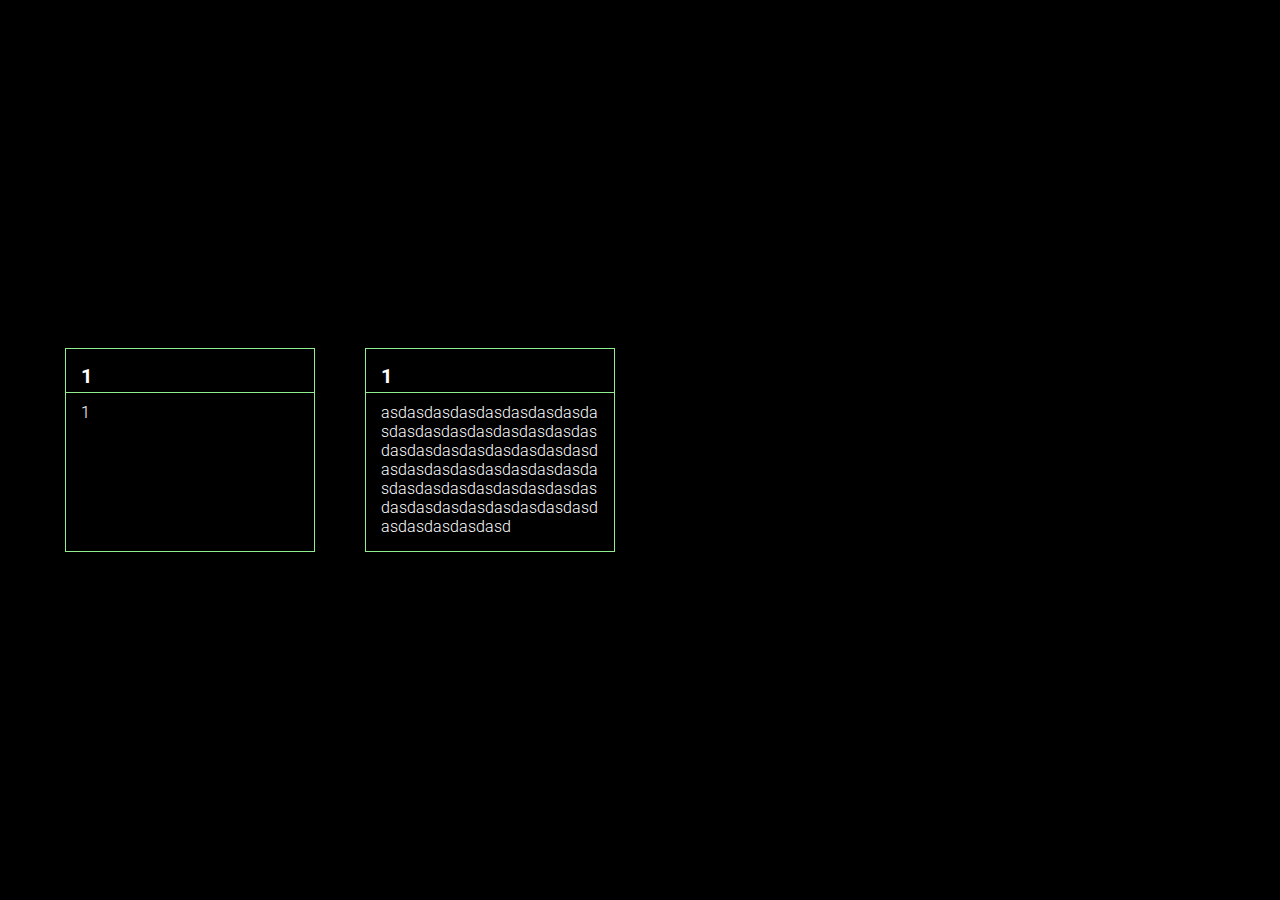
<file: cms-on-js/index.html>
<!DOCTYPE html>
<html lang="en">
<head>
    <meta charset="UTF-8">
    <meta name="viewport" content="width=device-width, initial-scale=1">
    <title>Title</title>
    <link href="https://fonts.googleapis.com/css2?family=Roboto:wght@300;400;700&display=swap" rel="stylesheet">
    <link rel="stylesheet" href="css/style.css">
</head>
<body>

<div class="card__wrapper">



</div>

<script src="js/index.js"></script>
</body>
</html>
</file>
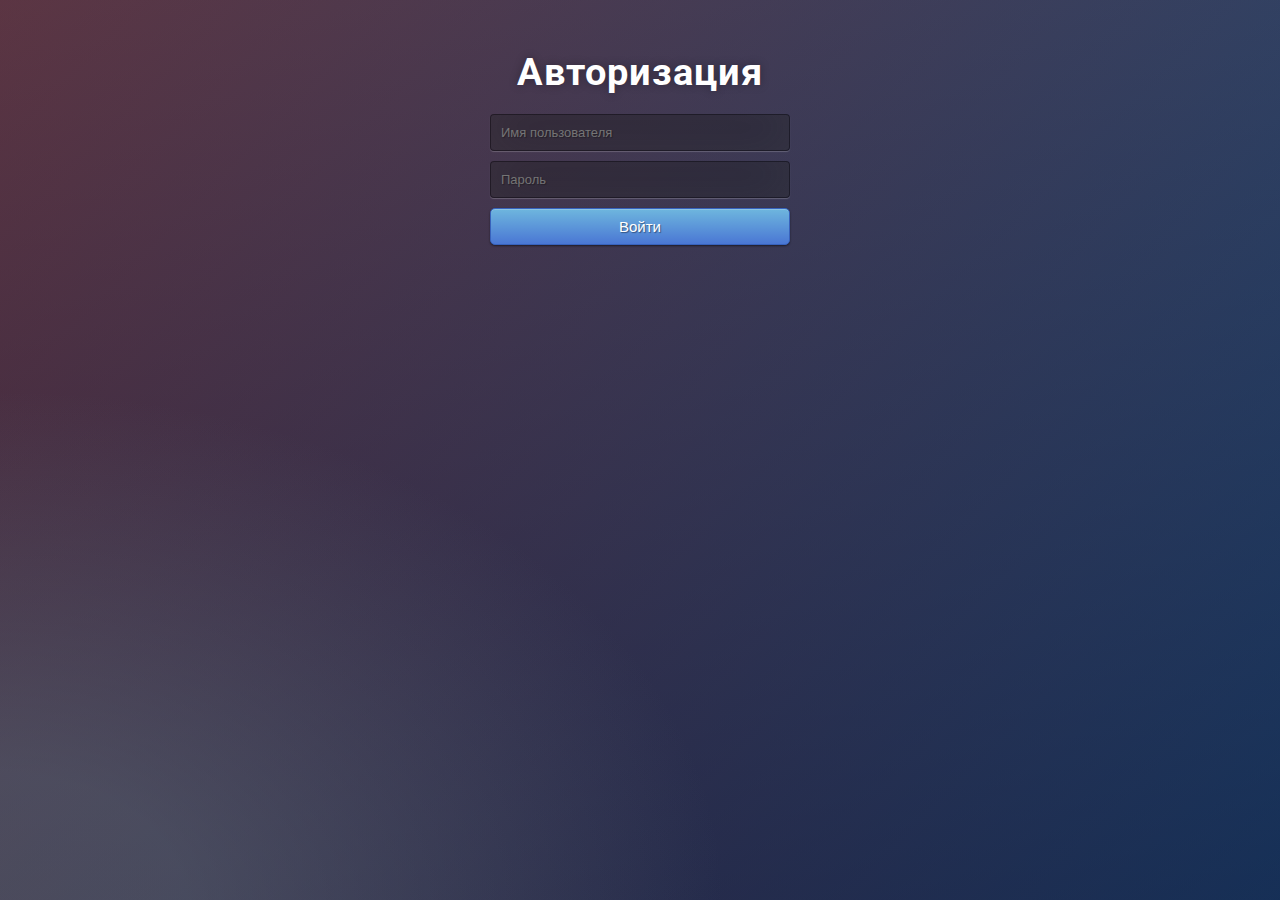
<file: cms-on-js/admin-panel.html>
<!DOCTYPE html>
<html lang="en">
<head>
    <meta charset="UTF-8">
    <meta name="viewport" content="width=device-width, initial-scale=1">
    <title>Title</title>
    <link href="https://fonts.googleapis.com/css2?family=Roboto:wght@300;400;700&display=swap" rel="stylesheet">
    <link rel="stylesheet" href="css/admin-panel.css">
</head>
<body>

<div class="login">
    <h1>Авторизация</h1>
    <form id="login" method="post">
        <input type="text" name="u" placeholder="Имя пользователя" required="required" />
        <input type="password" name="p" placeholder="Пароль" required="required" />
        <button id="loginBtn" type="submit" class="btn btn-primary btn-block btn-large">Войти</button>
    </form>
</div>

<script src="js/admin-panel.js"></script>
</body>
</html>
</file>
<file: cms-on-js/css/style.css>
:root {
    --bg-clr: #000;
}

*,
*:before,
*:after {
    -webkit-box-sizing: border-box;
    -moz-box-sizing: border-box;
    -ms-box-sizing: border-box;
    box-sizing: border-box;
    margin: 0;
    padding: 0;
}

html, body {
    background-color: var(--bg-clr);
    color: #fff;
    font-size: 20px;
    font-family: 'Roboto', sans-serif;
}

.card__wrapper {
    padding: 120px 0;
    height: 100vh;
    display: grid;
    grid-template-columns: repeat(auto-fill, 250px);
    justify-content: center;
    align-content: center;
    gap: 50px;
}

.card {
    border: 1px solid lightgreen;
    padding: 15px;
    transition: all .3s;
}

.card:hover {
    cursor: pointer;
    box-shadow: 10px 10px 25px red,
               -10px -10px 25px blue;
}

.card__title {
    font-weight: 700;
    position: relative;
}
.card__title:after {
    content: '';
    position: absolute;
    left: -15px;
    top: 115%;
    width: calc(100% + 30px);
    height: 1px;
    background-color: lightgreen;
}
.card__text {
    margin-top: 15px;
    font-size: 16px;
    font-weight: 300;
    word-break: break-all;
}
</file>
<file: cms-on-js/css/admin-panel.css>
.btn { display: inline-block; *display: inline; *zoom: 1; padding: 4px 10px 4px; margin-bottom: 0; font-size: 13px; line-height: 18px; color: #333333; text-align: center;text-shadow: 0 1px 1px rgba(255, 255, 255, 0.75); vertical-align: middle; background-color: #f5f5f5; background-image: -moz-linear-gradient(top, #ffffff, #e6e6e6); background-image: -ms-linear-gradient(top, #ffffff, #e6e6e6); background-image: -webkit-gradient(linear, 0 0, 0 100%, from(#ffffff), to(#e6e6e6)); background-image: -webkit-linear-gradient(top, #ffffff, #e6e6e6); background-image: -o-linear-gradient(top, #ffffff, #e6e6e6); background-image: linear-gradient(top, #ffffff, #e6e6e6); background-repeat: repeat-x; filter: progid:dximagetransform.microsoft.gradient(startColorstr=#ffffff, endColorstr=#e6e6e6, GradientType=0); border-color: #e6e6e6 #e6e6e6 #e6e6e6; border-color: rgba(0, 0, 0, 0.1) rgba(0, 0, 0, 0.1) rgba(0, 0, 0, 0.25); border: 1px solid #e6e6e6; -webkit-border-radius: 4px; -moz-border-radius: 4px; border-radius: 4px; -webkit-box-shadow: inset 0 1px 0 rgba(255, 255, 255, 0.2), 0 1px 2px rgba(0, 0, 0, 0.05); -moz-box-shadow: inset 0 1px 0 rgba(255, 255, 255, 0.2), 0 1px 2px rgba(0, 0, 0, 0.05); box-shadow: inset 0 1px 0 rgba(255, 255, 255, 0.2), 0 1px 2px rgba(0, 0, 0, 0.05); cursor: pointer; *margin-left: .3em; }
.btn:hover, .btn:active, .btn.active, .btn.disabled, .btn[disabled] { background-color: #e6e6e6; }
.btn-large { padding: 9px 14px; font-size: 15px; line-height: normal; -webkit-border-radius: 5px; -moz-border-radius: 5px; border-radius: 5px; }
.btn:hover { color: #333333; text-decoration: none; background-color: #e6e6e6; background-position: 0 -15px; -webkit-transition: background-position 0.1s linear; -moz-transition: background-position 0.1s linear; -ms-transition: background-position 0.1s linear; -o-transition: background-position 0.1s linear; transition: background-position 0.1s linear; }
.btn-primary, .btn-primary:hover { text-shadow: 0 -1px 0 rgba(0, 0, 0, 0.25); color: #ffffff; }
.btn-primary.active { color: rgba(255, 255, 255, 0.75); }
.btn-primary { background-color: #4a77d4; background-image: -moz-linear-gradient(top, #6eb6de, #4a77d4); background-image: -ms-linear-gradient(top, #6eb6de, #4a77d4); background-image: -webkit-gradient(linear, 0 0, 0 100%, from(#6eb6de), to(#4a77d4)); background-image: -webkit-linear-gradient(top, #6eb6de, #4a77d4); background-image: -o-linear-gradient(top, #6eb6de, #4a77d4); background-image: linear-gradient(top, #6eb6de, #4a77d4); background-repeat: repeat-x; filter: progid:dximagetransform.microsoft.gradient(startColorstr=#6eb6de, endColorstr=#4a77d4, GradientType=0);  border: 1px solid #3762bc; text-shadow: 1px 1px 1px rgba(0,0,0,0.4); box-shadow: inset 0 1px 0 rgba(255, 255, 255, 0.2), 0 1px 2px rgba(0, 0, 0, 0.5); }
.btn-primary:hover, .btn-primary:active, .btn-primary.active, .btn-primary.disabled, .btn-primary[disabled] { filter: none; background-color: #4a77d4; }
.btn-block { width: 100%; display:block; }

* { -webkit-box-sizing:border-box; -moz-box-sizing:border-box; -ms-box-sizing:border-box; -o-box-sizing:border-box; box-sizing:border-box; margin: 0; padding: 0; }

html {
    height: 100%;
}
body {
    font-family: 'Roboto', sans-serif;
    background: #092756;
    font-size: 20px;
    background: -moz-radial-gradient(0% 100%, ellipse cover, rgba(104,128,138,.4) 10%,rgba(138,114,76,0) 40%),-moz-linear-gradient(top,  rgba(57,173,219,.25) 0%, rgba(42,60,87,.4) 100%), -moz-linear-gradient(-45deg,  #670d10 0%, #092756 100%);
    background: -webkit-radial-gradient(0% 100%, ellipse cover, rgba(104,128,138,.4) 10%,rgba(138,114,76,0) 40%), -webkit-linear-gradient(top,  rgba(57,173,219,.25) 0%,rgba(42,60,87,.4) 100%), -webkit-linear-gradient(-45deg,  #670d10 0%,#092756 100%);
    background: -o-radial-gradient(0% 100%, ellipse cover, rgba(104,128,138,.4) 10%,rgba(138,114,76,0) 40%), -o-linear-gradient(top,  rgba(57,173,219,.25) 0%,rgba(42,60,87,.4) 100%), -o-linear-gradient(-45deg,  #670d10 0%,#092756 100%);
    background: -ms-radial-gradient(0% 100%, ellipse cover, rgba(104,128,138,.4) 10%,rgba(138,114,76,0) 40%), -ms-linear-gradient(top,  rgba(57,173,219,.25) 0%,rgba(42,60,87,.4) 100%), -ms-linear-gradient(-45deg,  #670d10 0%,#092756 100%);
    background: -webkit-radial-gradient(0% 100%, ellipse cover, rgba(104,128,138,.4) 10%,rgba(138,114,76,0) 40%), linear-gradient(to bottom,  rgba(57,173,219,.25) 0%,rgba(42,60,87,.4) 100%), linear-gradient(135deg,  #670d10 0%,#092756 100%);
    filter: progid:DXImageTransform.Microsoft.gradient( startColorstr='#3E1D6D', endColorstr='#092756',GradientType=1 );
}

.tabs__wrapper {
}
.login {
    display: block;
    margin: 50px auto 0;
    width:300px;
    height:300px;
}
.login h1 {
    margin-bottom: 20px;
    color: #fff;
    text-shadow: 0 0 10px rgba(0,0,0,0.3);
    letter-spacing:1px;
    text-align:center;
    font-size: 38px;
}

input, textarea {
    width: 100%;
    margin-bottom: 10px;
    background: rgba(0,0,0,0.3);
    outline: none;
    padding: 10px;
    font-size: 13px;
    color: #fff;
    text-shadow: 1px 1px 1px rgba(0,0,0,0.3);
    border: 1px solid rgba(0,0,0,0.3);
    border-radius: 4px;
    box-shadow: inset 0 -5px 45px rgba(100,100,100,0.2), 0 1px 1px rgba(255,255,255,0.2);
    -webkit-transition: box-shadow .5s ease;
    -moz-transition: box-shadow .5s ease;
    -o-transition: box-shadow .5s ease;
    -ms-transition: box-shadow .5s ease;
    transition: box-shadow .5s ease;
}
input:focus { box-shadow: inset 0 -5px 45px rgba(100,100,100,0.4), 0 1px 1px rgba(255,255,255,0.2); }
textarea {
    min-height: 100px;
    resize: none;
}

.tabs {
    margin-top: 100px;
    display: flex;
    justify-content: center;
    gap: 20px;
    padding: 0 8px;
}

.tab {
    padding: 8px 14px;
    text-transform: uppercase;
    font-weight: 300;
    background-image: linear-gradient(to right, #000046, #1cb5e0);
    border: none;
    color: #fff;
    transition: all .3s;
}

.tab:hover {
    background-image: linear-gradient(to right, #02025e, #18bff1);
    background-position: unset;
    color: #fff;
}

.card__wrapper {
    display: none;
    position: relative;
    color: #fff;
    padding: 120px 0;
    height: 100vh;
    /*display: grid;*/
    grid-template-columns: repeat(auto-fill, 250px);
    justify-content: center;
    align-content: center;
    gap: 50px;
}


.cards__edit {
    position: absolute;
    top: 10%;
    left: 50%;
    transform: translateX(-50%);
    font-size: 45px;
    text-align: center;

}

.card {
    display: flex;
    flex-direction: column;
    border: 1px solid lightgreen;
    padding: 15px;
    transition: all .3s;
    cursor: pointer;
    background-color: gray;
}

.card:hover {
    cursor: pointer;
    box-shadow: 0 0 20px rgba(0,0,0, .7);
}

.card__title {
    font-weight: 700;
    position: relative;
    padding-bottom: 15px;
}
.card__title:after, .card__buttons:before {
    content: '';
    position: absolute;
    left: -15px;
    top: 100%;
    width: calc(100% + 30px);
    height: 1px;
    background-color: lightgreen;
}
.card__text {
    position: relative;
    margin-top: 15px;
    font-size: 16px;
    font-weight: 300;
    padding-bottom: 20px;
    word-break: break-all;
}

.card__text:after {
    top: 100%;
}

.card__buttons {
    position: relative;
    margin-top: auto;
    padding-top: 15px;
    display: flex;
    justify-content: space-between;
}
.card__buttons:before {
    top: 0;
}

.delete {
    background-image: none;
    background-color: #a00606;
    border: none;
    color: #fff;
    transition: all .3s;
}

.delete:hover {
    background-color: #650303;
    background-position: unset;
    color: #fff;
}

.edit {
    background-image: none;
    background-color: #be7c04;
    border: none;
    color: #fff;
    transition: all .3s;
}

.edit:hover {
    background-color: #9b6908;
    background-position: unset;
    color: #fff;
}

@media (max-width: 476px) {
    .card__wrapper {
        margin-top: 60px;
    }

    .cards__edit {
        top: -10%;
        width: 100%;
        text-align: center;
    }
}
</file>
